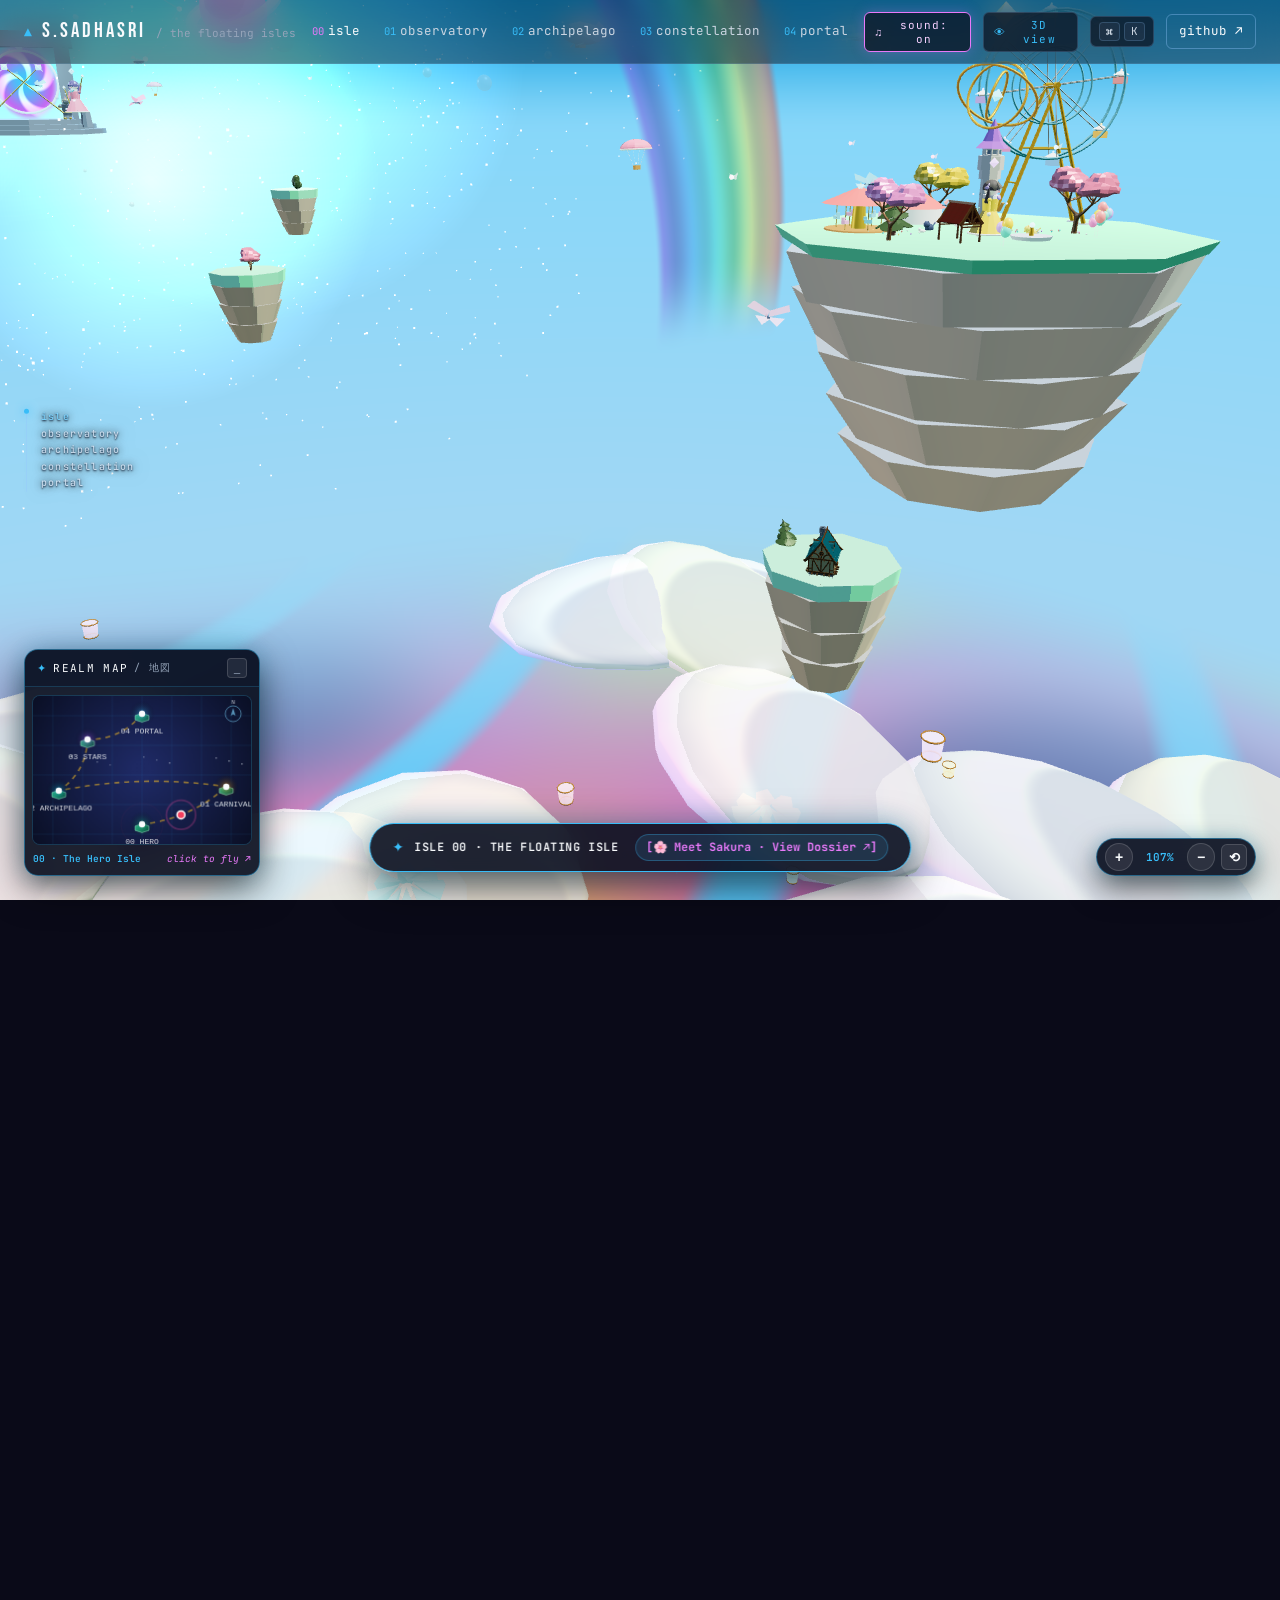
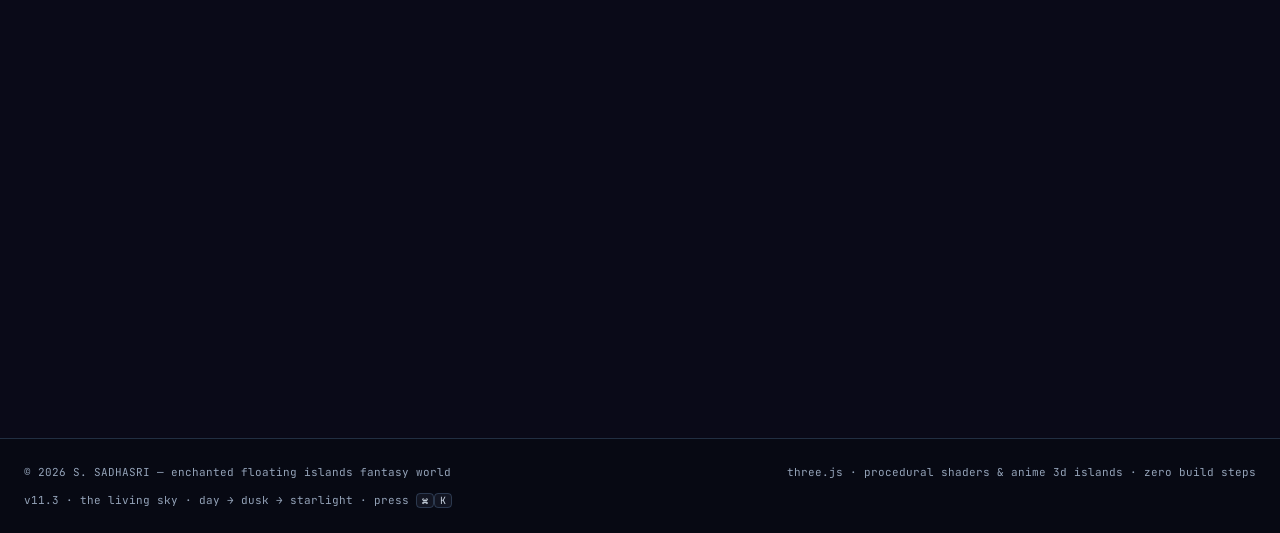
<file: index.html>
<!DOCTYPE html>
<html lang="en">
<head>
  <meta charset="UTF-8">
  <meta name="viewport" content="width=device-width, initial-scale=1.0">
  <title>S. SADHASRI — THE FLOATING REALM // An explorable fantasy 3D portfolio</title>
  <meta name="description" content="S. SadhaSri — full-stack engineer & ML enthusiast. An explorable floating-island world: scroll to fly between islands, missions, a skill constellation and a portal. 100% open source.">
  <meta name="theme-color" content="#0a0a18">
  <meta property="og:title" content="S. SADHASRI — THE FLOATING ISLES">
  <meta property="og:description" content="Scroll to fly through a procedural floating-island world. Missions, constellations, a portal. Built with Three.js — zero assets downloaded.">
  <meta property="og:type" content="website">
  <meta property="og:url" content="https://saichaitu2012.github.io/floating-isles/">
  <meta property="og:image" content="https://saichaitu2012.github.io/floating-isles/assets/og.png">
  <meta property="og:image:width" content="1200">
  <meta property="og:image:height" content="630">
  <meta name="twitter:card" content="summary_large_image">
  <meta name="twitter:title" content="S. SADHASRI — The Floating Isles">
  <meta name="twitter:description" content="Scroll to fly through a procedural floating-island world. Missions, constellations, a portal.">
  <meta name="twitter:image" content="https://saichaitu2012.github.io/floating-isles/assets/og.png">
  <meta name="robots" content="index,follow">
  <link rel="canonical" href="https://saichaitu2012.github.io/floating-isles/">
  <link rel="icon" href="data:image/svg+xml,%3Csvg xmlns='http://www.w3.org/2000/svg' viewBox='0 0 64 64'%3E%3Crect width='64' height='64' rx='12' fill='%230a0a18'/%3E%3Cpath d='M32 12 L52 44 L12 44 Z' fill='none' stroke='%2367e8f9' stroke-width='3'/%3E%3Ccircle cx='32' cy='36' r='6' fill='%2367e8f9'/%3E%3C/svg%3E">
  <link rel="apple-touch-icon" href="assets/og.png">
  <link rel="preconnect" href="https://fonts.googleapis.com">
  <link rel="preconnect" href="https://fonts.gstatic.com" crossorigin>
  <link href="https://fonts.googleapis.com/css2?family=Bebas+Neue&family=Sora:wght@400;600;700&family=JetBrains+Mono:wght@400;500;700&family=Noto+Sans+JP:wght@400;700&display=swap" rel="stylesheet">
  <link rel="stylesheet" href="style.css">
  <script>document.documentElement.classList.add('js');</script>
</head>
<body>

  <!-- ══ boot ══ -->
  <div id="boot" aria-label="Loading Floating Realm">
    <!-- animated sky: stars, nebula clouds, drifting 3D islands -->
    <div class="boot-sky" aria-hidden="true">
      <div class="boot-stars"></div>
      <div class="boot-nebula n1"></div>
      <div class="boot-nebula n2"></div>
      <div class="boot-nebula n3"></div>
      <div class="boot-isles">
        <div class="b-isle b-isle-a"><span class="b-grass"></span><span class="b-rock"></span><span class="b-tree t1"></span><span class="b-tree t2"></span><span class="b-gem"></span><span class="b-tower"><i class="b-roof"></i><i class="b-lit"></i></span><span class="b-waterfall"></span></div>
        <div class="b-isle b-isle-b"><span class="b-grass"></span><span class="b-rock"></span><span class="b-tree t1"></span><span class="b-gem"></span></div>
        <div class="b-isle b-isle-c"><span class="b-grass"></span><span class="b-rock"></span><span class="b-tree t1"></span></div>
      </div>
    </div>

    <div class="boot-inner">
      <div class="boot-sigil">
        <svg viewBox="0 0 90 90" width="96" height="96">
          <circle cx="45" cy="45" r="42" fill="none" stroke="rgba(56,189,248,0.22)" stroke-width="1.5" stroke-dasharray="3 5" class="boot-ring-outer"/>
          <circle cx="45" cy="45" r="34" fill="none" stroke="rgba(232,121,249,0.4)" stroke-width="1.5" stroke-dasharray="6 8" class="boot-ring"/>
          <polygon points="45,12 76,68 14,68" fill="none" stroke="#67e8f9" stroke-width="2" class="boot-tri"/>
          <circle cx="45" cy="48" r="6" fill="#38bdf8" class="boot-dot"/>
          <path d="M28 58 Q45 44 62 58" fill="none" stroke="#e879f9" stroke-width="1.5" opacity="0.85"/>
          <circle cx="20" cy="24" r="2.2" fill="#fbbf24" class="boot-orbit-dot"/>
          <circle cx="70" cy="66" r="1.8" fill="#a7f3d0" class="boot-orbit-dot d2"/>
        </svg>
      </div>

      <h1 class="boot-title disp">WELCOME TO <span class="boot-name">SADHA'S UNIVERSE</span></h1>
      <p class="boot-welcome">a little world where <em>magic</em>, <em>imagination</em>, and <em>technology</em> come alive.</p>

      <div class="boot-progress-wrap">
        <div class="boot-bar"><div class="boot-bar-fill" id="boot-bar-fill"></div></div>
        <div class="boot-pct mono" id="boot-pct">0%</div>
      </div>
      <div class="boot-status mono" id="boot-status">awakening fantasy universe · spinning sky islands…</div>
      <div class="boot-hint mono">click anywhere to enter</div>
    </div>
  </div>

  <!-- ══ modal backdrop overlay ══ -->
  <div id="dossier-backdrop" class="modal-backdrop" aria-hidden="true"></div>

  <!-- ══ the world ══ -->
  <canvas id="world" aria-hidden="true"></canvas>
  <div class="vignette" aria-hidden="true"></div>

  <a class="skip-link" href="#main">skip to content</a>

  <!-- ══ journey rail ══ -->
  <div class="journey" aria-hidden="true">
    <div class="journey-line"><i id="journey-dot"></i></div>
    <ul class="journey-stops mono">
      <li data-station="0">isle</li>
      <li data-station="1">observatory</li>
      <li data-station="2">archipelago</li>
      <li data-station="3">constellation</li>
      <li data-station="4">portal</li>
    </ul>
  </div>

  <!-- ══ NAV ══ -->
  <header id="site-nav">
    <div class="nav-inner">
      <a href="#top" class="nav-logo" aria-label="home">
        <span class="logo-glyph mono">▲</span>
        <span class="logo-name">S.SADHASRI</span>
        <span class="logo-arc mono">/ the floating isles</span>
      </a>
      <nav class="nav-links" aria-label="primary">
        <a href="#prologue" data-section="prologue"><span class="nav-num">00</span>isle</a>
        <a href="#file" data-section="file"><span class="nav-num">01</span>observatory</a>
        <a href="#missions" data-section="missions"><span class="nav-num">02</span>archipelago</a>
        <a href="#techniques" data-section="techniques"><span class="nav-num">03</span>constellation</a>
        <a href="#summon" data-section="summon"><span class="nav-num">04</span>portal</a>
      </nav>
      <div class="nav-actions">
        <button id="audio-toggle" class="nav-audio mono" type="button" aria-label="Toggle ambient soundtrack">
          <span class="audio-glyph">♫</span>
          <span class="audio-label">sound: on</span>
        </button>
        <button id="cinema-toggle" class="nav-cinema mono" type="button" aria-label="Toggle 360° Cinema View">
          <span class="cinema-glyph">👁</span>
          <span class="cinema-label">3D view</span>
        </button>
        <button id="cmdk-open" class="nav-cmdk" type="button" aria-label="open command palette">
          <span class="cmdk-key">⌘</span><span class="cmdk-key">K</span>
        </button>
        <a class="nav-gh mono" href="https://github.com/SadhaSri697" target="_blank" rel="noopener">github&nbsp;↗</a>
      </div>
    </div>
  </header>

  <!-- ══ 3D HUD Tooltip & 360° Orbit Hints ══ -->
  <div id="world-hud-tooltip" class="mono" aria-hidden="true"></div>
  <div id="orbit-hint" class="mono" aria-hidden="true">
    <span class="hint-glyph">⟲</span> drag to orbit 360° · scroll to fly · click beacons
  </div>
  <div id="cinema-hud" class="mono" hidden>
    <div class="cinema-hud-inner">
      <span class="cinema-hud-badge">● 3D REALM MODE</span>
      <span>drag to orbit 360° · scroll or click beacons to travel</span>
      <button id="cinema-exit" class="cinema-exit-btn" type="button">exit [esc]</button>
    </div>
  </div>

  <!-- ══ 2D World Mini-Map HUD ══ -->
  <aside id="world-minimap-card" class="minimap-card mono" aria-label="World 2D Mini-Map">
    <div class="minimap-header">
      <span class="minimap-title"><span class="minimap-dot">✦</span> REALM MAP <span class="minimap-kanji">/ 地図</span></span>
      <button id="minimap-toggle-btn" class="minimap-btn" type="button" title="Minimize/Maximize Map">_</button>
    </div>
    <div id="minimap-body" class="minimap-body">
      <canvas id="minimap-canvas" width="220" height="150" title="Click any island to travel"></canvas>
      <div class="minimap-footer">
        <span id="minimap-loc">00 · HERO ISLE</span>
        <span class="minimap-hint">click to fly ↗</span>
      </div>
    </div>
  </aside>

  <!-- ══ Interactive 3D Zoom & View HUD ══ -->
  <div id="world-zoom-hud" class="zoom-hud mono" aria-label="Zoom Controls">
    <button id="zoom-in-btn" class="zoom-btn" type="button" title="Zoom In (+)">+</button>
    <span id="zoom-level-text" class="zoom-level">100%</span>
    <button id="zoom-out-btn" class="zoom-btn" type="button" title="Zoom Out (−)">−</button>
    <button id="zoom-reset-btn" class="zoom-btn zoom-reset" type="button" title="Reset Camera Orbit & Zoom (0)">⟲</button>
  </div>

  <main id="main">

    <!-- ══ STATION 00 · PROLOGUE ══ -->
    <section id="prologue" class="station">
      <div class="panel hero-panel" id="panel-0">
        <div class="panel-top-bar">
          <span class="panel-sigil mono">✦ ISLE 00</span>
          <button class="panel-min-btn mono" type="button" data-target="panel-0" aria-label="Minimize panel to view scenery">✕ minimize</button>
        </div>
        <p class="overline mono reveal">THE FLOATING ISLES <span class="sl">//</span> an explorable portfolio <span class="sl">/</span> 島</p>
        <h1 class="hero-name reveal" style="--d:.08s">S.&nbsp;SADHASRI</h1>
        <p class="hero-typed reveal mono" style="--d:.16s"><span class="typed-glyph">▶</span> <span id="typed">full-stack developer</span><span class="caret">_</span></p>
        <p class="hero-lede reveal" style="--d:.24s">
          Welcome to my sky. Scroll — the camera will carry you across the isles:
          an observatory of who I am, an archipelago of everything I've shipped,
          a constellation of what I know, and a portal at the end.
        </p>
        <div class="hero-ctas reveal" style="--d:.32s">
          <a class="btn btn-primary mono" href="#file">begin the journey ↓</a>
          <a class="btn btn-ghost mono" href="https://github.com/SadhaSri697" target="_blank" rel="noopener">github ↗</a>
        </div>
        <ul class="hero-stats reveal mono" style="--d:.4s">
          <li><span class="stat-n" data-count="13">0</span><span class="stat-l">public repos</span></li>
          <li><span class="stat-n" data-count="6">0</span><span class="stat-l">missions shipped</span></li>
          <li><span class="stat-n" data-count="100" data-suffix="%">0</span><span class="stat-l">open source</span></li>
          <li><span class="stat-n" data-count="5">0</span><span class="stat-l">isles to visit</span></li>
        </ul>
      </div>
      <div class="station-expand-pill mono active" data-target="panel-0" data-station="0" role="button" tabindex="0">
        <span class="pill-spark">✦</span> <span class="pill-name">ISLE 00 · THE FLOATING ISLE</span>
        <span class="pill-act">[🌸 Meet Sakura · View Dossier ↗]</span>
      </div>
      <a class="scroll-cue mono" href="#file" aria-label="begin descent"><span>descend</span><span class="cue-line"></span></a>
    </section>

    <!-- ══ STATION 01 · OBSERVATORY ══ -->
    <section id="file" class="station">
      <div class="panel reveal" id="panel-1">
        <div class="panel-top-bar">
          <span class="panel-sigil mono">✦ OBSERVATORY 01 · DOSSIER</span>
          <button class="panel-min-btn mono" type="button" data-target="panel-1" aria-label="Close dossier">✕ close [Esc]</button>
        </div>
        <div class="panel-head mono"><span class="pn">01</span> the observatory <span class="sl">//</span> 建物</div>
        <h2 class="panel-title disp">WHO FLIES THESE SKIES</h2>
        <p class="panel-body">
          I'm <strong>S. SadhaSri</strong> — a full-stack engineer &amp; ML enthusiast from India.
          I forge fast, expressive web platforms, predictive pipelines, and automation tooling
          for AI agents. The celestial carnival and observatory ahead hold my dossier and affinities —
          everything measured, nothing claimed.
        </p>
        <div class="affinities">
          <div class="af"><span class="af-label mono">web craft</span><span class="af-rank mono">S</span><div class="af-bar"><i style="--w:95%"></i></div></div>
          <div class="af"><span class="af-label mono">creative direction</span><span class="af-rank mono">S</span><div class="af-bar"><i class="mag" style="--w:92%"></i></div></div>
          <div class="af"><span class="af-label mono">ml &amp; data</span><span class="af-rank mono">A</span><div class="af-bar"><i style="--w:85%"></i></div></div>
          <div class="af"><span class="af-label mono">systems</span><span class="af-rank mono">A−</span><div class="af-bar"><i class="mag" style="--w:80%"></i></div></div>
        </div>
        <div class="side-facts reveal mono" style="margin-top: 20px;">
          <p><b>13</b> public repos</p>
          <p><b>100%</b> open source</p>
          <p><b>6</b> missions shipped</p>
          <p><b>∞</b> curiosity</p>
        </div>
        <p class="panel-foot mono"><span class="creed-mark">//</span> curiosity is the wind · empathy is the compass · code is the vessel</p>
      </div>
      <div class="station-expand-pill mono" data-target="panel-1" data-station="1" role="button" tabindex="0">
        <span class="pill-spark">✦</span> <span class="pill-name">OBSERVATORY 01 · CELESTIAL CARNIVAL</span>
        <span class="pill-act">[🎨 Meet Hana · View Dossier ↗]</span>
      </div>
    </section>

    <!-- ══ STATION 02 · ARCHIPELAGO ══ -->
    <section id="missions" class="station wide">
      <div class="panel wide-panel reveal" id="panel-2">
        <div class="panel-top-bar">
          <span class="panel-sigil mono">✦ ARCHIPELAGO 02 · SHIPPED MISSIONS</span>
          <button class="panel-min-btn mono" type="button" data-target="panel-2" aria-label="Close dossier">✕ close [Esc]</button>
        </div>
        <div class="panel-head mono"><span class="pn">02</span> the archipelago <span class="sl">//</span> 諸島</div>
        <h2 class="panel-title disp">SIX MISSIONS. SIX ISLANDS.</h2>
        <p class="panel-body">Each island in the archipelago carries one shipped mission — bridges connect what has been built. Click any card to explore.</p>

        <div class="mission-row">
          <article class="m-card reveal">
            <div class="m-top mono"><span class="rank rank-s">S</span><span class="m-id">MS-01 · web platform</span><span class="m-live"><i class="live-dot"></i>live</span></div>
            <h3 class="m-title">My Anime Shelf</h3>
            <p class="m-desc">Anime discovery &amp; tracking — AniList GraphQL search, Firebase v11 auth, hand-rolled design tokens.</p>
            <div class="m-links mono"><a href="https://sadhasri697.github.io/My-Anime-Self/" target="_blank" rel="noopener">demo ↗</a><a href="https://github.com/SadhaSri697/My-Anime-Self" target="_blank" rel="noopener">repo ↗</a></div>
          </article>
          <article class="m-card reveal" style="--d:.06s">
            <div class="m-top mono"><span class="rank rank-a">A</span><span class="m-id">MS-02 · ml forecasting</span></div>
            <h3 class="m-title">Air Quality Predictor</h3>
            <p class="m-desc">Multi-horizon PM2.5 forecasting across 12 Beijing stations with time-series meteorological feature engineering.</p>
            <div class="m-links mono"><a href="https://github.com/SadhaSri697/Air-Quality-Trend-Predictor" target="_blank" rel="noopener">repo ↗</a></div>
          </article>
          <article class="m-card reveal" style="--d:.12s">
            <div class="m-top mono"><span class="rank rank-a">A</span><span class="m-id">MS-03 · data science</span></div>
            <h3 class="m-title">Student Depression Analysis</h3>
            <p class="m-desc">EDA system probing demographic, academic &amp; lifestyle signals behind student well-being — interactive CLI.</p>
            <div class="m-links mono"><a href="https://github.com/SadhaSri697/Student-Depression-Analysis" target="_blank" rel="noopener">repo ↗</a></div>
          </article>
          <article class="m-card reveal" style="--d:.18s">
            <div class="m-top mono"><span class="rank rank-s">S</span><span class="m-id">MS-04 · ai tooling</span></div>
            <h3 class="m-title">web2skill (w2s)</h3>
            <p class="m-desc">Compiles web interfaces into hierarchical SKILL.md specs so coding agents get context with zero prompt-writing.</p>
            <div class="m-links mono"><a href="https://github.com/SadhaSri697/Webtoskill" target="_blank" rel="noopener">repo ↗</a></div>
          </article>
          <article class="m-card reveal" style="--d:.24s">
            <div class="m-top mono"><span class="rank rank-s">S</span><span class="m-id">MS-05 · automation</span></div>
            <h3 class="m-title">Telegram Bridge for Pi</h3>
            <p class="m-desc">Multi-session Telegram ↔ agent bridge — bidirectional token streaming, isolated concurrent bot processes.</p>
            <div class="m-links mono"><a href="https://github.com/SadhaSri697/Pi-telegram-main" target="_blank" rel="noopener">repo ↗</a></div>
          </article>
          <article class="m-card reveal" style="--d:.3s">
            <div class="m-top mono"><span class="rank rank-b">B</span><span class="m-id">MS-06 · algorithms</span></div>
            <h3 class="m-title">Python Programs Suite</h3>
            <p class="m-desc">Curated algorithms &amp; data-structures playground — recursion, string science, sorting — in idiomatic Python.</p>
            <div class="m-links mono"><a href="https://github.com/SadhaSri697/Python-programs" target="_blank" rel="noopener">repo ↗</a></div>
          </article>
        </div>
        <p class="archive-note reveal mono"><a href="https://github.com/SadhaSri697?tab=repositories" target="_blank" rel="noopener">the full archive → github.com/SadhaSri697</a></p>
      </div>
      <div class="station-expand-pill mono" data-target="panel-2" data-station="2" role="button" tabindex="0">
        <span class="pill-spark">✦</span> <span class="pill-name">ARCHIPELAGO 02 · SHIPPED MISSIONS</span>
        <span class="pill-act">[🚀 Meet Yuki · View 6 Projects ↗]</span>
      </div>
    </section>

    <!-- ══ STATION 03 · CONSTELLATION ══ -->
    <section id="techniques" class="station">
      <div class="panel reveal" id="panel-3">
        <div class="panel-top-bar">
          <span class="panel-sigil mono">✦ CONSTELLATION 03 · TECHNIQUES</span>
          <button class="panel-min-btn mono" type="button" data-target="panel-3" aria-label="Close dossier">✕ close [Esc]</button>
        </div>
        <div class="panel-head mono"><span class="pn">03</span> the constellation <span class="sl">//</span> 星座</div>
        <h2 class="panel-title disp">WHAT THE STARS KNOW</h2>
        <p class="panel-body">Look up in 360° — every technique I wield is a glowing 3D star and celestial lotus in the sky. Four skies, four disciplines.</p>
        <div class="const-groups mono">
          <div class="cg"><p class="cg-t">壱 · languages</p><ul class="chips"><li>python</li><li>javascript es6+</li><li>typescript</li><li>java</li><li>c++</li><li>sql</li></ul></div>
          <div class="cg"><p class="cg-t">弐 · frontend</p><ul class="chips"><li>react</li><li>d3.js</li><li>design tokens</li><li>responsive systems</li></ul></div>
          <div class="cg"><p class="cg-t">参 · backend &amp; data</p><ul class="chips"><li>fastapi</li><li>graphql</li><li>firebase v11</li><li>sqlite</li><li>scikit-learn</li><li>pandas</li></ul></div>
          <div class="cg"><p class="cg-t">肆 · infra &amp; tooling</p><ul class="chips"><li>git &amp; github</li><li>docker</li><li>debian linux</li><li>postman</li><li>jupyter</li></ul></div>
        </div>
        <p class="panel-foot mono"><span class="creed-mark">//</span> currently charting → systems engineering · cloud pipelines · agent architectures</p>
      </div>
      <div class="station-expand-pill mono" data-target="panel-3" data-station="3" role="button" tabindex="0">
        <span class="pill-spark">✦</span> <span class="pill-name">CONSTELLATION 03 · TECHNIQUES REALM</span>
        <span class="pill-act">[✨ Meet Hikari · View Skills ↗]</span>
      </div>
    </section>

    <!-- ══ STATION 04 · PORTAL ══ -->
    <section id="summon" class="station">
      <div class="panel reveal summon-panel" id="panel-4">
        <div class="panel-top-bar">
          <span class="panel-sigil mono">✦ PORTAL 04 · COSMIC GATEWAY</span>
          <button class="panel-min-btn mono" type="button" data-target="panel-4" aria-label="Close dossier">✕ close [Esc]</button>
        </div>
        <div class="panel-head mono"><span class="pn">04</span> the portal <span class="sl">//</span> 門</div>
        <h2 class="panel-title disp">ONE DOOR. OPEN.</h2>
        <p class="panel-body">The flight ends here — the arcane guardians raise their staffs and the cosmic vortex hums. Step through: my inbox is open for collaborations, open source, and interesting problems.</p>
        <div class="hero-ctas">
          <a class="btn btn-primary mono" href="mailto:jnanasadhasri.s@gmail.com?subject=Across%20the%20isles%20—%20from%20your%20portfolio">step through ↗</a>
          <a class="btn btn-ghost mono" href="https://github.com/SadhaSri697" target="_blank" rel="noopener">github.com/SadhaSri697 ↗</a>
        </div>
        <p class="panel-foot mono"><span class="creed-mark">//</span> response time: fast — the portal is always lit</p>
      </div>
      <div class="station-expand-pill mono" data-target="panel-4" data-station="4" role="button" tabindex="0">
        <span class="pill-spark">✦</span> <span class="pill-name">PORTAL 04 · COSMIC GATEWAY</span>
        <span class="pill-act">[🔮 Meet Rei · Enter Portal ↗]</span>
      </div>
    </section>

    <footer id="site-footer">
      <div class="footer-inner mono">
        <p>© <span id="year">2026</span> S. SADHASRI — enchanted floating islands fantasy world</p>
        <p class="footer-mid">three.js · procedural shaders &amp; anime 3d islands · zero build steps</p>
        <p>v11.3 · the living sky · day → dusk → starlight · press <span class="cmdk-key">⌘</span><span class="cmdk-key">K</span></p>
      </div>
    </footer>
  </main>

  <!-- ══ COMMAND PALETTE ══ -->
  <div id="cmdk" class="cmdk-overlay" hidden>
    <div class="cmdk-box" role="dialog" aria-modal="true" aria-label="command palette">
      <div class="cmdk-input-row">
        <span class="mono cmdk-prompt">▶</span>
        <input id="cmdk-input" class="mono" type="text" placeholder="plot a course…" autocomplete="off" spellcheck="false">
        <span class="mono cmdk-esc">esc</span>
      </div>
      <ul id="cmdk-list" class="mono"></ul>
    </div>
  </div>

  <!-- Three.js & Vendor Loaders -->
  <script src="three.min.js"></script>
  <script src="DRACOLoader.js"></script>
  <script src="GLTFLoader.js"></script>
  <script src="postprocessing/Pass.js"></script>
  <script src="postprocessing/CopyShader.js"></script>
  <script src="postprocessing/LuminosityHighPassShader.js"></script>
  <script src="postprocessing/ShaderPass.js"></script>
  <script src="postprocessing/RenderPass.js"></script>
  <script src="postprocessing/UnrealBloomPass.js"></script>
  <script src="postprocessing/EffectComposer.js"></script>
  
  <!-- App & 3D World -->
  <script src="app.js"></script>
  <script src="world.js"></script>
</body>
</html>
</file>
<file: style.css>
/* ═══════════════════════════════════════════════════════════════
   S. SADHASRI — THE FLOATING ISLES v8.0
   glass editorial over a procedural Three.js world — vanilla CSS
   ═══════════════════════════════════════════════════════════════ */

:root {
  --ink: rgba(15, 23, 42, 0.32);
  --ink-strong: rgba(15, 23, 42, 0.42);
  --line: rgba(147, 197, 253, 0.2);
  --line-strong: rgba(147, 197, 253, 0.38);
  --text: #f8fafc;
  --muted: #cbd5e1;
  --faint: #94a3b8;
  --cyan: #38bdf8;
  --mag: #e879f9;
  --gold: #fbbf24;
  --grad: linear-gradient(94deg, #38bdf8 0%, #a78bfa 55%, #e879f9 100%);
  --font-body: "Sora", system-ui, sans-serif;
  --font-mono: "JetBrains Mono", ui-monospace, monospace;
  --font-disp: "Bebas Neue", "Sora", sans-serif;
  --font-jp: "Noto Sans JP", sans-serif;
  --nav-h: 64px;
  --ease: cubic-bezier(0.22, 0.8, 0.3, 1);
}

* { margin: 0; padding: 0; box-sizing: border-box; }
html { scroll-behavior: smooth; overflow-x: clip; }

body {
  background: #0a0a18;
  color: var(--text);
  font-family: var(--font-body);
  font-size: 16px;
  line-height: 1.65;
  -webkit-font-smoothing: antialiased;
  overflow-x: hidden;
}

.mono { font-family: var(--font-mono); }
.disp { font-family: var(--font-disp); font-weight: 400; }
::selection { background: rgba(103, 232, 249, 0.3); color: #fff; }
a { color: inherit; text-decoration: none; }
:focus-visible { outline: 2px solid var(--cyan); outline-offset: 3px; border-radius: 2px; }

.skip-link {
  position: fixed; top: -48px; left: 16px; z-index: 200;
  background: var(--ink-strong); border: 1px solid var(--line-strong);
  padding: 8px 14px; border-radius: 6px; font-family: var(--font-mono); font-size: 12px;
  transition: top 0.2s var(--ease);
}
.skip-link:focus { top: 12px; }

/* ── world canvas + vignette ───────────────────────────────── */
#world {
  position: fixed;
  inset: 0;
  z-index: 0;
  touch-action: pan-y;
  background: #7dd3fc;
}
.vignette {
  position: fixed; inset: 0; z-index: 1; pointer-events: none;
  background: radial-gradient(ellipse 130% 90% at 50% 50%, transparent 72%, rgba(15, 23, 42, 0.18) 100%);
}

/* ── boot ───────────────────────────────────────────────────── */
#boot {
  position: fixed; inset: 0; z-index: 1000;
  background: radial-gradient(circle at 50% 45%, #081a33 0%, #030712 100%);
  display: flex; align-items: center; justify-content: center;
  transition: opacity 0.75s var(--ease), visibility 0.75s var(--ease);
}
#boot.done { opacity: 0; visibility: hidden; pointer-events: none; }
.boot-backdrop {
  position: absolute; inset: 0;
  background: radial-gradient(circle at 50% 40%, rgba(56, 189, 248, 0.16) 0%, transparent 68%);
  pointer-events: none;
}
.boot-particles {
  position: absolute; inset: 0; pointer-events: none; overflow: hidden;
}
.boot-particles .bp {
  position: absolute; font-size: 15px;
  animation: floatSparkle 4s ease-in-out infinite alternate;
}
.bp-1 { top: 24%; left: 32%; animation-delay: 0s; color: #38bdf8; }
.bp-2 { top: 36%; right: 30%; animation-delay: 1.2s; color: #ec4899; }
.bp-3 { bottom: 30%; left: 38%; animation-delay: 2.1s; color: #f59e0b; }
.bp-4 { bottom: 34%; right: 35%; animation-delay: 0.7s; color: #8b5cf6; }
.bp-5 { top: 20%; right: 42%; animation-delay: 2.8s; color: #10b981; }
@keyframes floatSparkle {
  0% { transform: translateY(0) scale(0.8); opacity: 0.3; }
  50% { transform: translateY(-16px) scale(1.3); opacity: 0.95; }
  100% { transform: translateY(-32px) scale(0.6); opacity: 0.2; }
}

.boot-inner {
  position: relative; z-index: 1;
  width: min(440px, 88vw); text-align: center;
}
.boot-sigil {
  width: 90px; height: 90px; margin: 0 auto 20px;
  animation: crest-float 3s ease-in-out infinite alternate;
}
@keyframes crest-float {
  from { transform: translateY(0); }
  to { transform: translateY(-7px); }
}
.boot-ring-outer {
  animation: ring-spin-rev 36s linear infinite;
  transform-origin: 45px 45px;
}
.boot-ring {
  animation: ring-spin 22s linear infinite;
  transform-origin: 45px 45px;
}
@keyframes ring-spin { to { transform: rotate(360deg); } }
@keyframes ring-spin-rev { to { transform: rotate(-360deg); } }
.boot-tri {
  stroke-dasharray: 200; stroke-dashoffset: 200;
  animation: draw 1.2s var(--ease) forwards;
}
.boot-dot { opacity: 0; animation: dot-in 0.4s var(--ease) 1.0s forwards; }
@keyframes draw { to { stroke-dashoffset: 0; } }
@keyframes dot-in { to { opacity: 1; } }
.boot-title {
  font-family: var(--font-disp);
  font-size: 34px; letter-spacing: 5px; color: #ffffff;
  text-shadow: 0 0 32px rgba(56, 189, 248, 0.6);
  margin-bottom: 6px;
}
.boot-subtitle {
  font-size: 11.5px; letter-spacing: 0.24em; color: var(--cyan);
  margin-bottom: 28px;
}
.boot-progress-wrap {
  width: min(320px, 84vw);
  margin: 0 auto 16px;
  display: flex; align-items: center; gap: 14px;
}
.boot-bar {
  flex: 1; height: 5px;
  background: rgba(147, 197, 253, 0.15);
  border-radius: 9999px; overflow: hidden;
  box-shadow: inset 0 1px 2px rgba(0, 0, 0, 0.4);
}
.boot-bar-fill {
  height: 100%; width: 0%;
  background: linear-gradient(90deg, #38bdf8 0%, #818cf8 45%, #e879f9 80%, #f43f5e 100%);
  border-radius: 9999px;
  box-shadow: 0 0 14px rgba(56, 189, 248, 0.8);
  transition: width 0.35s var(--ease);
}
.boot-pct {
  font-size: 12px; color: var(--muted); font-weight: 700; min-width: 38px; text-align: right;
}
.boot-status {
  font-size: 11px; color: var(--faint); letter-spacing: 0.12em;
  min-height: 18px;
}

/* ── modal backdrop overlay ────────────────────────────────── */
.modal-backdrop {
  position: fixed; inset: 0; z-index: 450;
  background: rgba(4, 9, 24, 0.72);
  backdrop-filter: blur(16px); -webkit-backdrop-filter: blur(16px);
  opacity: 0; pointer-events: none; visibility: hidden;
  transition: opacity 0.32s ease, visibility 0.32s ease;
}
.modal-backdrop.active {
  opacity: 1; pointer-events: auto; visibility: visible;
}

/* ── nav ────────────────────────────────────────────────────── */
#site-nav {
  position: fixed; top: 0; left: 0; right: 0; z-index: 80;
  height: var(--nav-h);
  background: rgba(10, 16, 32, 0.45);
  -webkit-backdrop-filter: blur(16px); backdrop-filter: blur(16px);
  border-bottom: 1px solid rgba(147, 197, 253, 0.15);
  transition: border-color 0.3s var(--ease), background 0.3s var(--ease);
}
#site-nav.scrolled { border-bottom-color: var(--line); background: rgba(10, 16, 32, 0.72); }
.nav-inner {
  max-width: 1280px; height: 100%; margin: 0 auto; padding: 0 24px;
  display: flex; align-items: center; justify-content: space-between; gap: 16px;
}
.nav-logo { display: flex; align-items: baseline; gap: 10px; white-space: nowrap; }
.logo-glyph { color: var(--cyan); font-size: 13px; }
.logo-name { font-family: var(--font-disp); font-size: 21px; letter-spacing: 3px; color: var(--text); }
.logo-arc { font-size: 11px; color: var(--faint); }
.nav-links { display: flex; gap: 24px; }
.nav-links a {
  font-family: var(--font-mono); font-size: 12.5px; color: var(--muted);
  transition: color 0.25s var(--ease);
}
.nav-links .nav-num { color: var(--cyan); font-size: 10.5px; margin-right: 4px; }
.nav-links a:hover, .nav-links a.active { color: var(--text); }
.nav-links a.active .nav-num { color: var(--mag); }
.nav-actions { display: flex; align-items: center; gap: 12px; }
.nav-audio {
  display: inline-flex; align-items: center; gap: 6px;
  background: rgba(10, 14, 26, 0.7); border: 1px solid var(--line);
  border-radius: 6px; padding: 5px 10px; cursor: pointer;
  color: var(--cyan); font-size: 11px; letter-spacing: 0.1em;
  transition: all 0.25s var(--ease);
}
.nav-audio:hover { border-color: var(--cyan); box-shadow: 0 0 12px rgba(56, 189, 248, 0.3); }
.nav-audio.playing { border-color: var(--mag); color: #f5d0fe; box-shadow: 0 0 14px rgba(232, 121, 249, 0.25); }
.nav-audio.playing .audio-glyph { animation: notePulse 1.2s ease-in-out infinite alternate; display: inline-block; }
@keyframes notePulse { from { transform: scale(0.9); opacity: 0.75; } to { transform: scale(1.2); opacity: 1; } }
.nav-cinema {
  display: inline-flex; align-items: center; gap: 6px;
  background: rgba(10, 14, 26, 0.7); border: 1px solid var(--line);
  border-radius: 6px; padding: 5px 10px; cursor: pointer;
  color: var(--cyan); font-size: 11px; letter-spacing: 0.1em;
  transition: all 0.25s var(--ease);
}
.nav-cinema:hover { border-color: var(--cyan); box-shadow: 0 0 12px rgba(56, 189, 248, 0.3); }
.nav-cinema.active { border-color: var(--mag); color: #f5d0fe; box-shadow: 0 0 14px rgba(232, 121, 249, 0.35); }
.nav-cmdk {
  display: inline-flex; align-items: center; gap: 4px;
  background: rgba(10, 14, 26, 0.7); border: 1px solid var(--line);
  border-radius: 6px; padding: 5px 8px; cursor: pointer;
  transition: border-color 0.25s var(--ease);
}
.nav-cmdk:hover { border-color: var(--cyan); }
.cmdk-key {
  font-family: var(--font-mono); font-size: 11px; color: var(--muted);
  background: rgba(160, 180, 220, 0.08); border: 1px solid var(--line);
  border-radius: 4px; padding: 1px 6px; line-height: 1.4;
}
.nav-gh {
  font-size: 12.5px; color: var(--text);
  border: 1px solid var(--line-strong); border-radius: 6px; padding: 6px 12px;
  transition: border-color 0.25s var(--ease), box-shadow 0.25s var(--ease);
}
.nav-gh:hover { border-color: var(--cyan); box-shadow: 0 0 16px rgba(103, 232, 249, 0.2); }

/* ── journey rail ───────────────────────────────────────────── */
.journey {
  position: fixed; left: 26px; top: 50%; transform: translateY(-50%);
  z-index: 70; display: flex; gap: 14px; align-items: stretch;
}
.journey-line { width: 1px; background: var(--line-strong); position: relative; }
.journey-line i {
  position: absolute; left: -2px; top: 0;
  width: 5px; height: 5px; border-radius: 50%;
  background: var(--cyan); box-shadow: 0 0 10px var(--cyan);
}
.journey-stops { list-style: none; display: flex; flex-direction: column; justify-content: space-between; }
/* dual-tone shadow keeps the rail readable over both noon-cyan and golden-hour skies */
.journey-stops li { font-size: 10px; color: rgba(226, 240, 255, 0.82); letter-spacing: 0.12em;
  font-weight: 500; transition: color 0.3s;
  text-shadow: 0 1px 2px rgba(8, 15, 35, 0.95), 0 0 8px rgba(8, 15, 35, 0.85), 0 0 18px rgba(8, 15, 35, 0.6); }
.journey-stops li.near { color: #7dd3fc; }

/* ── stations + panels ──────────────────────────────────────── */
main { position: relative; z-index: 460; pointer-events: none; }
.station {
  min-height: 108vh;
  display: flex; flex-direction: column; justify-content: center;
  padding: calc(var(--nav-h) + 60px) 24px 120px;
  max-width: 1280px; margin: 0 auto;
  pointer-events: none;
}
.station.wide { min-height: 150vh; }
.station-expand-pill,
.panel,
.btn,
a,
button,
input {
  pointer-events: auto;
}

/* ── Island Dossier Modal / Drawer System ── */
.panel {
  display: none !important;
  opacity: 0; pointer-events: none; visibility: hidden;
  position: fixed !important;
  top: 50% !important; left: 50% !important;
  transform: translate(-50%, -46%) scale(0.96);
  width: min(640px, 92vw);
  max-height: 86vh;
  overflow-y: auto;
  background: rgba(9, 15, 30, 0.90);
  -webkit-backdrop-filter: blur(28px); backdrop-filter: blur(28px);
  border: 1px solid rgba(56, 189, 248, 0.35);
  border-radius: 24px;
  padding: 34px 34px 28px;
  box-shadow: 0 30px 90px rgba(0, 0, 0, 0.85), 0 0 50px rgba(56, 189, 248, 0.25);
  z-index: 500;
  transition: opacity 0.3s cubic-bezier(0.16, 1, 0.3, 1),
              transform 0.3s cubic-bezier(0.16, 1, 0.3, 1),
              visibility 0.3s;
}
.panel.modal-open {
  display: block !important;
  opacity: 1 !important;
  pointer-events: auto !important;
  visibility: visible !important;
  transform: translate(-50%, -50%) scale(1) !important;
}
.panel.wide-panel { width: min(1020px, 95vw); }

.panel::before {
  content: ""; position: absolute; top: 0; left: 24px; right: 24px; height: 2px;
  background: linear-gradient(90deg, transparent, #38bdf8 30%, #e879f9 70%, transparent);
}

.panel-top-bar {
  display: flex; justify-content: space-between; align-items: center;
  margin-bottom: 20px; padding-bottom: 12px;
  border-bottom: 1px solid rgba(147, 197, 253, 0.14);
}
.panel-sigil {
  font-size: 11.5px;
  background: linear-gradient(90deg, #38bdf8, #e879f9);
  -webkit-background-clip: text;
  -webkit-text-fill-color: transparent;
  letter-spacing: 0.18em;
  font-weight: 700;
}
.panel-min-btn {
  background: rgba(236, 72, 153, 0.16); border: 1px solid rgba(236, 72, 153, 0.45);
  color: #f472b6; border-radius: 8px; padding: 5px 14px;
  font-size: 11px; cursor: pointer; font-weight: 600;
  transition: all 0.2s var(--ease);
}
.panel-min-btn:hover {
  color: #ffffff; border-color: var(--mag);
  background: rgba(236, 72, 153, 0.45);
  box-shadow: 0 0 16px rgba(236, 72, 153, 0.45);
}

/* ── Floating Station Banner Pill (Unobtrusive 3D exploration) ── */
.station-expand-pill {
  position: fixed !important;
  bottom: 28px !important;
  left: 50% !important;
  transform: translateX(-50%) !important;
  z-index: 120;
  display: inline-flex !important;
  align-items: center; gap: 10px;
  background: rgba(8, 14, 30, 0.90);
  border: 1px solid var(--cyan);
  border-radius: 30px; padding: 10px 22px;
  color: var(--text); font-size: 12.5px;
  box-shadow: 0 14px 40px rgba(0, 0, 0, 0.65), 0 0 25px rgba(56, 189, 248, 0.35);
  backdrop-filter: blur(16px); -webkit-backdrop-filter: blur(16px);
  cursor: pointer;
  opacity: 0;
  pointer-events: none;
  visibility: hidden;
  transition: opacity 0.35s var(--ease), transform 0.35s var(--ease), visibility 0.35s;
}
.station-expand-pill.active {
  opacity: 1; pointer-events: auto; visibility: visible;
}
.station-expand-pill:hover {
  background: rgba(14, 24, 48, 0.95);
  border-color: #38bdf8;
  box-shadow: 0 16px 50px rgba(0, 0, 0, 0.8), 0 0 35px rgba(56, 189, 248, 0.55);
  transform: translateX(-50%) translateY(-2px) !important;
}
.pill-spark { color: #f59e0b; font-size: 13px; animation: pillSpin 6s linear infinite; }
@keyframes pillSpin { 0% { transform: rotate(0deg); } 100% { transform: rotate(360deg); } }
.pill-name { font-weight: 700; letter-spacing: 0.12em; color: #f8fafc; font-size: 11.5px; }
.pill-act {
  color: #38bdf8; font-weight: 600; font-size: 11.5px;
  background: rgba(56, 189, 248, 0.12); padding: 3px 10px; border-radius: 9999px;
  border: 1px solid rgba(56, 189, 248, 0.3);
}

body.has-modal-open .station-expand-pill {
  opacity: 0 !important;
  pointer-events: none !important;
  transform: translate(-50%, 20px) !important;
}
.station-expand-pill.active {
  opacity: 1 !important;
  visibility: visible !important;
  pointer-events: auto !important;
  animation: pillFloat 3s ease-in-out infinite alternate;
}
.station-expand-pill:hover {
  transform: translateX(-50%) translateY(-3px) scale(1.02) !important;
  border-color: var(--mag);
  box-shadow: 0 18px 45px rgba(0, 0, 0, 0.75), 0 0 35px rgba(232, 121, 249, 0.5);
}
.station-expand-pill .pill-spark { color: var(--cyan); font-size: 14px; }
.station-expand-pill .pill-name { color: #f8fafc; font-weight: 600; letter-spacing: 0.05em; }
.station-expand-pill .pill-act { color: var(--mag); font-size: 11.5px; font-weight: 700; margin-left: 6px; }
@keyframes pillFloat { from { transform: translateX(-50%) translateY(0); } to { transform: translateX(-50%) translateY(-5px); } }

/* ── 3D HUD Tooltip & Orbit Hint ── */
#world-hud-tooltip {
  position: fixed; pointer-events: none; z-index: 100;
  background: rgba(8, 12, 24, 0.92);
  border: 1px solid var(--cyan);
  border-radius: 8px; padding: 7px 14px;
  font-size: 11.5px; color: var(--text);
  box-shadow: 0 8px 24px rgba(0, 0, 0, 0.65), 0 0 20px rgba(56, 189, 248, 0.4);
  backdrop-filter: blur(14px); -webkit-backdrop-filter: blur(14px);
  opacity: 0; visibility: hidden;
  transition: opacity 0.16s var(--ease), visibility 0.16s var(--ease);
  white-space: nowrap;
}
#world-hud-tooltip.visible { opacity: 1; visibility: visible; }
#world-hud-tooltip .hud-glyph { color: var(--cyan); margin-right: 6px; }
#world-hud-tooltip .hud-name { font-weight: 600; color: #ffffff; }
#world-hud-tooltip .hud-action { color: var(--mag); margin-left: 8px; font-size: 10.5px; }

#orbit-hint {
  position: fixed; bottom: 84px; left: 50%; transform: translateX(-50%);
  z-index: 60; pointer-events: none;
  background: rgba(8, 12, 24, 0.78);
  border: 1px solid rgba(147, 197, 253, 0.28);
  border-radius: 20px; padding: 7px 18px;
  font-size: 11px; color: var(--muted);
  backdrop-filter: blur(12px); -webkit-backdrop-filter: blur(12px);
  box-shadow: 0 10px 25px rgba(0, 0, 0, 0.4);
  display: flex; align-items: center; gap: 8px;
  transition: opacity 0.6s var(--ease), transform 0.6s var(--ease);
}
#orbit-hint .hint-glyph { color: var(--cyan); animation: spinSlow 8s linear infinite; display: inline-block; }
@keyframes spinSlow { to { transform: rotate(360deg); } }
#orbit-hint.fade-out { opacity: 0; transform: translate(-50%, 15px); pointer-events: none; }

/* Cinema / Full 3D Realm Mode */
#cinema-hud {
  position: fixed; top: 20px; left: 50%; transform: translateX(-50%);
  z-index: 95; pointer-events: auto;
}
#cinema-hud .cinema-hud-inner {
  display: flex; align-items: center; gap: 14px;
  background: rgba(8, 12, 26, 0.88);
  border: 1px solid var(--mag);
  box-shadow: 0 0 25px rgba(232, 121, 249, 0.4);
  backdrop-filter: blur(16px); -webkit-backdrop-filter: blur(16px);
  padding: 8px 20px; border-radius: 24px;
  font-size: 11.5px; color: var(--text);
}
.cinema-hud-badge { color: #f472b6; font-weight: 700; letter-spacing: 0.1em; }
.cinema-exit-btn {
  background: rgba(236, 72, 153, 0.2); border: 1px solid rgba(236, 72, 153, 0.5);
  color: #fff; border-radius: 6px; padding: 4px 10px; cursor: pointer;
  font-size: 10.5px; transition: all 0.2s;
}
.cinema-exit-btn:hover { background: rgba(236, 72, 153, 0.4); border-color: var(--mag); }

body.cinema-mode main,
body.cinema-mode .journey,
body.cinema-mode #site-nav,
body.cinema-mode .scroll-cue {
  opacity: 0 !important; pointer-events: none !important;
  transition: opacity 0.35s ease;
}
body.cinema-mode #cinema-hud {
  display: block !important;
}
.panel-head { font-size: 11.5px; color: var(--faint); letter-spacing: 0.18em; margin-bottom: 14px; }
.panel-head .pn { color: var(--cyan); margin-right: 6px; }
.panel-head .sl { color: var(--mag); }
.panel-title {
  font-size: clamp(34px, 4.2vw, 46px); letter-spacing: 3px;
  color: #f4f6ff; margin-bottom: 12px; line-height: 1;
}
.panel-body { color: var(--muted); font-size: 15px; margin-bottom: 18px; }
.panel-body strong { color: var(--text); }
.panel-foot { margin-top: 18px; font-size: 12px; color: var(--faint); }
.creed-mark { color: var(--cyan); }

.hero-panel {
  width: min(430px, 100%);
  background: var(--ink-strong);
}
.overline { font-size: 12.5px; color: var(--faint); letter-spacing: 3px; margin-bottom: 14px; }
.overline .sl { color: var(--cyan); }
.hero-name {
  font-family: var(--font-disp);
  font-size: clamp(38px, 4.8vw, 68px);
  line-height: 0.96; letter-spacing: 2px; color: #f4f6ff;
  text-shadow: 0 0 35px rgba(56, 189, 248, 0.3);
  margin: 6px 0 12px;
}
.hero-typed { margin-top: 14px; font-size: clamp(14px, 1.8vw, 17px); color: var(--muted); }
.typed-glyph { color: var(--mag); margin-right: 6px; }
#typed { color: var(--cyan); }
.caret { color: var(--mag); animation: blink 1s steps(1) infinite; }
@keyframes blink { 50% { opacity: 0; } }
.hero-lede { margin-top: 20px; color: var(--muted); font-size: 15px; max-width: 560px; }
.hero-ctas { display: flex; flex-wrap: wrap; gap: 14px; margin-top: 26px; }
.btn {
  display: inline-block; padding: 12px 24px; border-radius: 8px;
  font-size: 13px; cursor: pointer;
  transition: transform 0.25s var(--ease), box-shadow 0.25s var(--ease), border-color 0.25s var(--ease);
}
.btn-primary { color: #04121a; font-weight: 700; background: var(--grad); box-shadow: 0 4px 24px rgba(103, 232, 249, 0.3); }
.btn-primary:hover { transform: translateY(-2px); box-shadow: 0 8px 34px rgba(167, 139, 250, 0.45); }
.btn-ghost { color: var(--text); border: 1px solid var(--line-strong); background: rgba(6, 9, 18, 0.4); }
.btn-ghost:hover { transform: translateY(-2px); border-color: var(--cyan); }
.hero-stats {
  list-style: none; display: flex; flex-wrap: wrap; gap: 30px;
  margin-top: 30px; padding-top: 20px; border-top: 1px solid var(--line);
}
.hero-stats li { display: flex; flex-direction: column; gap: 2px; }
.stat-n { font-size: 22px; font-weight: 700; color: var(--text); }
.stat-l { font-size: 10.5px; color: var(--faint); letter-spacing: 0.08em; }

.scroll-cue {
  position: fixed; bottom: 26px; left: 50%; transform: translateX(-50%);
  display: flex; align-items: center; gap: 10px; z-index: 60;
  font-size: 11px; color: var(--faint); letter-spacing: 0.2em;
  transition: opacity 0.4s;
}
.scroll-cue.hidden { opacity: 0; pointer-events: none; }
.cue-line { width: 1px; height: 40px; background: var(--line-strong); position: relative; overflow: hidden; }
.cue-line::after {
  content: ""; position: absolute; top: -40%; left: 0; width: 100%; height: 40%;
  background: var(--grad); animation: cue 2s var(--ease) infinite;
}
@keyframes cue { to { top: 110%; } }

/* affinities */
.affinities { margin: 6px 0 4px; }
.af { display: grid; grid-template-columns: 150px 34px 1fr; align-items: center; gap: 12px; margin-bottom: 11px; }
.af-label { font-size: 11.5px; color: var(--muted); }
.af-rank { font-size: 12.5px; font-weight: 700; color: var(--gold); text-align: center; }
.af-bar { height: 6px; border-radius: 4px; background: rgba(160, 180, 220, 0.12); overflow: hidden; }
.af-bar i {
  display: block; height: 100%; width: var(--w);
  background: var(--grad); box-shadow: 0 0 10px rgba(103, 232, 249, 0.4);
  transform: scaleX(0); transform-origin: left;
  transition: transform 1.1s var(--ease) 0.2s;
}
.af-bar i.mag { background: linear-gradient(90deg, #a78bfa, #e879f9); box-shadow: 0 0 10px rgba(232, 121, 249, 0.4); }
.js .af.visible .af-bar i { transform: scaleX(1); }
.panel-foot { margin-top: 16px; }

.side-facts {
  position: static !important;
  transform: none !important;
  margin-top: 24px;
  display: grid;
  grid-template-columns: repeat(4, 1fr);
  gap: 12px;
  background: rgba(15, 23, 42, 0.45);
  border: 1px solid rgba(147, 197, 253, 0.14);
  border-radius: 14px;
  padding: 16px 14px;
  font-size: 11px;
  color: var(--faint);
  text-align: center;
}
.side-facts p { display: flex; flex-direction: column; gap: 4px; }
.side-facts b { color: var(--cyan); font-size: 20px; font-weight: 700; }

/* missions */
.mission-row {
  display: grid; grid-template-columns: repeat(3, 1fr); gap: 16px;
  margin-top: 24px; width: 100%;
}
.m-card {
  display: flex; flex-direction: column;
  background: rgba(15, 23, 42, 0.55);
  -webkit-backdrop-filter: blur(14px); backdrop-filter: blur(14px);
  border: 1px solid rgba(147, 197, 253, 0.14);
  border-radius: 16px;
  padding: 20px 18px 16px;
  box-shadow: 0 10px 30px rgba(0, 0, 0, 0.35);
  transition: transform 0.3s var(--ease), border-color 0.3s var(--ease), box-shadow 0.3s var(--ease), background 0.3s;
}
.m-card:hover {
  transform: translateY(-4px);
  background: rgba(22, 34, 60, 0.72);
  border-color: rgba(56, 189, 248, 0.55);
  box-shadow: 0 18px 44px rgba(2, 4, 10, 0.6), 0 0 28px rgba(56, 189, 248, 0.25);
}
.m-top { display: flex; align-items: center; gap: 10px; margin-bottom: 10px; font-size: 10.5px; }
.rank {
  width: 28px; height: 28px; display: grid; place-items: center;
  font-family: var(--font-disp); font-size: 16px; border-radius: 8px; border: 1px solid;
}
.rank-s { color: var(--gold); border-color: rgba(251, 191, 36, 0.6); background: rgba(251, 191, 36, 0.12); box-shadow: 0 0 12px rgba(251, 191, 36, 0.25); }
.rank-a { color: var(--cyan); border-color: rgba(56, 189, 248, 0.6); background: rgba(56, 189, 248, 0.12); box-shadow: 0 0 12px rgba(56, 189, 248, 0.25); }
.rank-b { color: var(--muted); border-color: rgba(148, 163, 184, 0.3); background: rgba(148, 163, 184, 0.08); }
.m-id { color: var(--faint); letter-spacing: 0.12em; text-transform: uppercase; font-size: 10.5px; font-weight: 600; }
.m-live { margin-left: auto; color: #34d399; display: inline-flex; align-items: center; gap: 5px; font-size: 10.5px; font-weight: 600; }
.live-dot { width: 6px; height: 6px; border-radius: 50%; background: #34d399; animation: lp 2s var(--ease) infinite; }
@keyframes lp { 0% { box-shadow: 0 0 0 0 rgba(52, 211, 153, 0.5); } 70% { box-shadow: 0 0 0 8px rgba(52, 211, 153, 0); } 100% { box-shadow: 0 0 0 0 rgba(52, 211, 153, 0); } }
.m-title { font-family: var(--font-disp); font-weight: 400; font-size: 22px; letter-spacing: 1px; color: #f8fafc; margin-bottom: 8px; }
.m-card:hover .m-title { color: var(--cyan); }
.m-desc { font-size: 12.5px; color: #94a3b8; line-height: 1.6; flex: 1; }
.m-links { display: flex; gap: 16px; margin-top: 14px; padding-top: 12px; border-top: 1px solid rgba(147, 197, 253, 0.12); }
.m-links a { font-size: 11.5px; color: #38bdf8; font-weight: 600; transition: color 0.25s; }
.m-links a:hover { color: #ffffff; text-shadow: 0 0 10px #38bdf8; }
.archive-note { margin-top: 24px; text-align: center; font-size: 12.5px; width: 100%; }
.archive-note a { color: var(--faint); transition: color 0.25s; }
.archive-note a:hover { color: var(--cyan); }

/* constellation chips */
.const-groups { display: grid; grid-template-columns: 1fr 1fr; gap: 14px; margin: 12px 0; }
.cg {
  background: rgba(15, 23, 42, 0.5);
  border: 1px solid rgba(147, 197, 253, 0.14);
  border-radius: 16px;
  padding: 16px 18px 14px;
}
.cg-t { font-size: 11.5px; color: #e879f9; letter-spacing: 0.14em; margin-bottom: 12px; font-weight: 700; }
.cg-t { font-family: var(--font-jp); }
.chips { list-style: none; display: flex; flex-wrap: wrap; gap: 8px; }
.chips li {
  font-size: 11.5px; color: #e2e8f0; font-weight: 500;
  background: linear-gradient(135deg, rgba(56, 189, 248, 0.12), rgba(168, 85, 247, 0.12));
  border: 1px solid rgba(56, 189, 248, 0.28);
  border-radius: 9999px; padding: 4px 12px;
  transition: all 0.25s var(--ease);
}
.chips li:hover {
  color: #ffffff;
  border-color: #38bdf8;
  background: linear-gradient(135deg, rgba(56, 189, 248, 0.3), rgba(168, 85, 247, 0.3));
  box-shadow: 0 0 14px rgba(56, 189, 248, 0.35);
}

/* summon */
.summon-panel { text-align: left; margin-left: 5vw; margin-right: auto; max-width: min(520px, 100%); }
.summon-panel .panel-body { margin: 0 0 18px; max-width: 460px; }
.hero-ctas { display: flex; flex-wrap: wrap; gap: 14px; justify-content: flex-start; }

/* footer */
#site-footer { position: relative; z-index: 2; border-top: 1px solid var(--line); background: rgba(6, 9, 18, 0.6); }
.footer-inner {
  max-width: 1280px; margin: 0 auto; padding: 24px;
  display: flex; justify-content: space-between; flex-wrap: wrap; gap: 10px;
  font-size: 11px; color: var(--faint);
}
.footer-inner .cmdk-key { font-size: 10px; padding: 0 5px; }

/* ── command palette ────────────────────────────────────────── */
.cmdk-overlay {
  position: fixed; inset: 0; z-index: 110;
  background: rgba(3, 5, 12, 0.72);
  -webkit-backdrop-filter: blur(6px); backdrop-filter: blur(6px);
  display: flex; align-items: flex-start; justify-content: center;
  padding: 16vh 20px 0;
}
.cmdk-overlay[hidden] { display: none; }
.cmdk-box {
  width: min(560px, 100%);
  background: #0b0f1c; border: 1px solid var(--line-strong); border-radius: 12px;
  box-shadow: 0 40px 90px rgba(0, 0, 0, 0.6);
  overflow: hidden; animation: cmdk-in 0.18s var(--ease);
}
@keyframes cmdk-in { from { opacity: 0; transform: translateY(-10px) scale(0.985); } }
.cmdk-input-row {
  display: flex; align-items: center; gap: 12px;
  padding: 15px 18px; border-bottom: 1px solid var(--line);
}
.cmdk-prompt { color: var(--mag); font-weight: 700; }
#cmdk-input {
  flex: 1; background: transparent; border: none; outline: none;
  color: var(--text); font-size: 15px; caret-color: var(--cyan);
}
#cmdk-input::placeholder { color: var(--faint); }
.cmdk-esc { font-size: 10.5px; color: var(--faint); border: 1px solid var(--line); border-radius: 4px; padding: 2px 6px; }
#cmdk-list { list-style: none; max-height: 320px; overflow-y: auto; padding: 8px; }
#cmdk-list:empty::after {
  content: "no destination — try 'observatory'"; display: block;
  padding: 14px; font-family: var(--font-mono); font-size: 12px; color: var(--faint);
}
.cmdk-item {
  display: flex; align-items: center; gap: 14px;
  padding: 11px 12px; border-radius: 8px; cursor: pointer;
  font-size: 13px; color: var(--muted);
}
.cmdk-item .cmdk-glyph { color: var(--cyan); width: 18px; text-align: center; }
.cmdk-item .cmdk-hint { margin-left: auto; font-size: 10.5px; color: var(--faint); }
.cmdk-item.selected { background: rgba(103, 232, 249, 0.09); color: var(--text); }

/* ── reveals ────────────────────────────────────────────────── */
.js .reveal {
  opacity: 0; transform: translateY(24px);
  transition: opacity 0.8s var(--ease), transform 0.8s var(--ease);
  transition-delay: var(--d, 0s);
}
.js .reveal.in { opacity: 1; transform: none; }

/* ══ 2D World Mini-Map Card ══ */
.minimap-card {
  position: fixed;
  bottom: 24px;
  left: 24px;
  z-index: 99999 !important;
  pointer-events: auto !important;
  width: 236px;
  background: rgba(10, 16, 32, 0.92);
  border: 1px solid rgba(56, 189, 248, 0.45);
  border-radius: 14px;
  box-shadow: 0 12px 36px rgba(0, 0, 0, 0.65), 0 0 20px rgba(56, 189, 248, 0.25);
  backdrop-filter: blur(16px);
  -webkit-backdrop-filter: blur(16px);
  overflow: hidden;
  transition: all 0.3s cubic-bezier(0.16, 1, 0.3, 1);
  user-select: none;
}
.minimap-card.minimized {
  width: auto;
}
.minimap-card.minimized .minimap-body {
  display: none;
}
.minimap-header {
  display: flex;
  align-items: center;
  justify-content: space-between;
  padding: 8px 12px;
  background: rgba(15, 23, 42, 0.7);
  border-bottom: 1px solid rgba(56, 189, 248, 0.2);
  font-size: 11px;
  letter-spacing: 0.12em;
}
.minimap-title {
  color: #f8fafc;
  display: flex;
  align-items: center;
  gap: 6px;
}
.minimap-dot {
  color: var(--cyan);
  animation: pulseGlow 2.5s infinite;
}
.minimap-kanji {
  color: var(--faint);
  font-size: 10px;
}
.minimap-btn {
  background: rgba(255, 255, 255, 0.08);
  border: 1px solid rgba(255, 255, 255, 0.15);
  color: #94a3b8;
  border-radius: 4px;
  width: 20px;
  height: 20px;
  display: flex;
  align-items: center;
  justify-content: center;
  cursor: pointer;
  font-size: 11px;
  line-height: 1;
  transition: all 0.2s;
}
.minimap-btn:hover {
  background: rgba(56, 189, 248, 0.25);
  color: #38bdf8;
  border-color: #38bdf8;
}
.minimap-body {
  padding: 8px;
  display: flex;
  flex-direction: column;
  align-items: center;
}
#minimap-canvas {
  width: 220px;
  height: 150px;
  border-radius: 8px;
  background: radial-gradient(circle at center, rgba(30, 41, 59, 0.6) 0%, rgba(15, 23, 42, 0.95) 100%);
  border: 1px solid rgba(56, 189, 248, 0.2);
  cursor: crosshair;
}
.minimap-footer {
  width: 100%;
  display: flex;
  justify-content: space-between;
  align-items: center;
  margin-top: 6px;
  font-size: 9.5px;
  color: var(--faint);
}
#minimap-loc {
  color: #38bdf8;
  font-weight: 600;
  white-space: nowrap;
  overflow: hidden;
  text-overflow: ellipsis;
  max-width: 140px;
}
.minimap-hint {
  color: var(--mag);
  font-style: italic;
}

/* ══ Zoom Controls HUD ══ */
.zoom-hud {
  position: fixed;
  bottom: 24px;
  right: 24px;
  z-index: 99999 !important;
  pointer-events: auto !important;
  display: flex;
  align-items: center;
  gap: 6px;
  background: rgba(10, 16, 32, 0.92);
  border: 1px solid rgba(56, 189, 248, 0.45);
  border-radius: 24px;
  padding: 4px 8px;
  box-shadow: 0 12px 30px rgba(0, 0, 0, 0.6), 0 0 16px rgba(56, 189, 248, 0.25);
  backdrop-filter: blur(16px);
  -webkit-backdrop-filter: blur(16px);
  user-select: none;
}
.zoom-btn {
  background: rgba(255, 255, 255, 0.08);
  border: 1px solid rgba(255, 255, 255, 0.15);
  color: #f8fafc;
  border-radius: 50%;
  width: 28px;
  height: 28px;
  display: flex;
  align-items: center;
  justify-content: center;
  cursor: pointer;
  font-size: 14px;
  font-weight: 700;
  transition: all 0.2s;
}
.zoom-btn:hover {
  background: rgba(56, 189, 248, 0.3);
  color: #38bdf8;
  border-color: #38bdf8;
  transform: scale(1.08);
}
.zoom-btn:active {
  transform: scale(0.95);
}
.zoom-reset {
  font-size: 13px;
  border-radius: 6px;
  width: 26px;
  height: 26px;
}
.zoom-level {
  font-size: 11px;
  color: #38bdf8;
  min-width: 42px;
  text-align: center;
  font-weight: 600;
}

/* Keep HUD accessible during modal and cinema mode */
body.cinema-mode .minimap-card,
body.cinema-mode .zoom-hud {
  opacity: 1 !important;
  pointer-events: auto !important;
}

/* ── responsive ─────────────────────────────────────────────── */
@media (max-width: 1150px) { .journey { display: none; } }
@media (max-width: 940px) {
  .nav-links { gap: 16px; }
  .side-facts { position: static; transform: none; margin-top: 16px; flex-direction: row; flex-wrap: wrap; gap: 16px; }
  .station.wide { min-height: 130vh; }
}
@media (max-width: 880px) {
  body { font-size: 15px; }
  .nav-links { display: none; }
  .logo-arc { display: none; }
  .logo-name { font-size: 17px; letter-spacing: 2px; }
  .panel-head { white-space: normal; line-height: 1.5; }
  .station { padding: calc(var(--nav-h) + 40px) 18px 90px; min-height: 100vh; }
  .station.wide { min-height: 100vh; }
  .mission-row { grid-template-columns: 1fr; }
  .const-groups { grid-template-columns: 1fr; }
  .panel { padding: 22px 18px 18px; }
  .hero-name { font-size: clamp(52px, 15vw, 124px); letter-spacing: 2px; }
  .footer-inner { flex-direction: column; align-items: center; text-align: center; }

  /* Mobile HUD optimization: clean non-overlapping positioning */
  .minimap-card {
    bottom: auto;
    top: calc(var(--nav-h) + 10px);
    left: 12px;
    width: 175px;
  }
  .minimap-card #minimap-canvas {
    width: 175px;
    height: 118px;
  }
  .minimap-card .minimap-footer {
    padding: 3px 6px;
    font-size: 9px;
  }
  .zoom-hud {
    bottom: 12px;
    right: 12px;
    padding: 2px 6px;
    gap: 3px;
    font-size: 10.5px;
  }
  .zoom-btn {
    width: 22px;
    height: 22px;
    font-size: 12px;
  }
  .station-expand-pill {
    bottom: 58px !important;
    max-width: calc(100vw - 24px);
    padding: 6px 12px;
    font-size: 11px;
    white-space: nowrap;
    overflow: hidden;
    text-overflow: ellipsis;
  }
  .cinema-hud {
    top: calc(var(--nav-h) + 8px);
    font-size: 10px;
    padding: 4px 10px;
    max-width: 92vw;
  }
  #orbit-hint { bottom: 104px; }
}

/* ── phones: one-line nav, no HUD pile-up ───────────────────── */
@media (max-width: 560px) {
  .nav-inner { gap: 8px; padding: 0 10px; }
  .nav-actions { gap: 6px; }
  .logo-name { font-size: 15px; letter-spacing: 1px; }
  .audio-label, .cinema-label, .nav-gh { display: none; }
  .nav-audio, .nav-cinema { padding: 6px 9px; gap: 0; font-size: 13px; }
  .nav-cmdk { display: none; }
  .station-expand-pill {
    bottom: 56px !important;
    padding: 6px 10px;
    gap: 6px;
    font-size: 10.5px;
  }
  .station-expand-pill .pill-act { display: none; }
  .station-expand-pill .pill-name { font-size: 10.5px; letter-spacing: 0.06em; }
  .minimap-card { top: calc(var(--nav-h) + 8px); left: 10px; width: 150px; }
  .minimap-card #minimap-canvas { width: 150px; height: 102px; }
  .zoom-hud { bottom: 10px; right: 10px; }
  /* the 'descend' cue used to sit under the zoom cluster on phones */
  .scroll-cue { bottom: 108px; left: 16px; transform: none; align-items: flex-start; }
  .scroll-cue .cue-line { height: 26px; }
  #orbit-hint {
    bottom: 100px;
    font-size: 9.5px;
    padding: 5px 10px;
    max-width: calc(100vw - 20px);
    text-align: center;
  }
}

/* ── reduced motion ─────────────────────────────────────────── */
@media (prefers-reduced-motion: reduce) {
  html { scroll-behavior: auto; }
  *, *::before, *::after {
    animation-duration: 0.001s !important;
    animation-iteration-count: 1 !important;
    transition-duration: 0.001s !important;
  }
  .js .reveal { opacity: 1; transform: none; }
}

/* ── static render (?static=1 QA) ───────────────────────────── */
.static-render *,
.static-render *::before,
.static-render *::after { animation: none !important; transition: none !important; }
.static-render .af-bar i { transform: scaleX(1) !important; }
.static-render .reveal { opacity: 1 !important; transform: none !important; }

/* ── no-WebGL fallback (?static too) ────────────────────────── */
html.no-world body {
  background:
    radial-gradient(1200px 600px at 70% -10%, #134e7a 0%, transparent 60%),
    radial-gradient(900px 500px at 10% 110%, #4c1d95 0%, transparent 55%),
    #060a18;
}
html.no-world #world,
html.no-world .vignette,
html.no-world .journey,
html.no-world #orbit-hint,
html.no-world #cinema-hud,
html.no-world #world-zoom-hud,
html.no-world .minimap-card,
html.no-world .scroll-cue { display: none !important; }
html.no-world main { pointer-events: auto; }
html.no-world .station { min-height: auto; padding-top: 96px; padding-bottom: 48px; }
html.no-world .station-expand-pill { position: static !important; transform: none !important; opacity: 1; visibility: visible; pointer-events: auto; margin-top: 8px; }
html.no-world .reveal { opacity: 1 !important; transform: none !important; }

@media (max-width: 560px) {
  /* Comfortable thumbs: bigger tap targets, safe-area aware, no stray zoom */
  body { -webkit-tap-highlight-color: transparent; }
  .zoom-hud {
    bottom: calc(16px + env(safe-area-inset-bottom, 0px)) !important;
    right: calc(10px + env(safe-area-inset-right, 0px)) !important;
    padding: 4px;
    gap: 4px;
  }
  .zoom-hud button {
    width: 40px !important;
    height: 40px !important;
    font-size: 18px !important;
    border-radius: 12px;
  }
  .zoom-hud .zoom-val { min-width: 44px; font-size: 12px; }
  .site-nav { padding-left: env(safe-area-inset-left, 0px); }
  .station-expand-pill {
    left: 10px !important;
    right: 10px !important;
    width: auto !important;
    transform: none !important;
    justify-content: center;
    bottom: calc(104px + env(safe-area-inset-bottom, 0px)) !important;
  }
  .station-expand-pill .pill-desc,
  .station-expand-pill .pill-meta { display: none; }
  #orbit-hint { bottom: calc(96px + env(safe-area-inset-bottom, 0px)); }
  .minimap-card { width: 132px; }
  .minimap-card #minimap-canvas { width: 132px; height: 90px; }
}

@media (max-width: 420px) {
  .minimap-card { display: none; }
  .journey { display: none; }
}

/* ══════════════════════════════════════════════════════════════════
   BOOT — a little floating world of its own
   Layered 3D islands bobbing in a nebula sky, drifting stars, and the
   welcome line. Everything here is pure CSS: no extra bytes to load.
   ══════════════════════════════════════════════════════════════════ */
#boot {
  background:
    radial-gradient(120% 90% at 18% 12%, #1b1b4b 0%, #0d1030 42%, #05060f 100%);
  overflow: hidden;
}
.boot-sky { position: absolute; inset: 0; perspective: 1100px; pointer-events: none; }

/* twinkling star field */
.boot-stars {
  position: absolute; inset: -20%;
  background-image:
    radial-gradient(1.6px 1.6px at 12% 22%, #fff 50%, transparent 51%),
    radial-gradient(1.3px 1.3px at 72% 14%, #bfdbfe 50%, transparent 51%),
    radial-gradient(1.8px 1.8px at 38% 64%, #fff 50%, transparent 51%),
    radial-gradient(1.2px 1.2px at 86% 54%, #fbcfe8 50%, transparent 51%),
    radial-gradient(1.5px 1.5px at 56% 88%, #fff 50%, transparent 51%),
    radial-gradient(1.2px 1.2px at 24% 84%, #a5f3fc 50%, transparent 51%),
    radial-gradient(1.4px 1.4px at 92% 82%, #fff 50%, transparent 51%),
    radial-gradient(1.2px 1.2px at 8% 52%, #fde68a 50%, transparent 51%);
  background-size: 340px 340px, 420px 420px, 300px 300px, 480px 480px, 380px 380px, 460px 460px, 400px 400px, 520px 520px;
  opacity: 0.85;
  animation: boot-twinkle 5.5s ease-in-out infinite alternate;
}
@keyframes boot-twinkle { from { opacity: 0.45; transform: scale(1); } to { opacity: 0.95; transform: scale(1.04); } }

/* soft nebula clouds */
.boot-nebula {
  position: absolute; border-radius: 50%; filter: blur(46px); opacity: 0.55;
  animation: boot-drift 22s ease-in-out infinite alternate;
}
.boot-nebula.n1 { width: 52vmax; height: 52vmax; left: -14vmax; top: -18vmax;
  background: radial-gradient(circle, rgba(139,92,246,0.75), rgba(139,92,246,0) 70%); }
.boot-nebula.n2 { width: 46vmax; height: 46vmax; right: -12vmax; top: -6vmax;
  background: radial-gradient(circle, rgba(34,211,238,0.6), rgba(34,211,238,0) 70%); animation-delay: -7s; }
.boot-nebula.n3 { width: 58vmax; height: 58vmax; left: 22vw; bottom: -30vmax;
  background: radial-gradient(circle, rgba(244,114,182,0.5), rgba(244,114,182,0) 70%); animation-delay: -13s; }
@keyframes boot-drift {
  from { transform: translate3d(0,0,0) scale(1); }
  to   { transform: translate3d(3vmax,-2vmax,0) scale(1.12); }
}

/* the floating islands, built from stacked CSS shapes */
.boot-isles { position: absolute; inset: 0; transform-style: preserve-3d; }
.b-isle {
  position: absolute; transform-style: preserve-3d;
  animation: boot-bob 7s ease-in-out infinite alternate;
}
.b-isle .b-grass {
  position: absolute; display: block; border-radius: 50%;
  background: linear-gradient(160deg, #6ee7b7 0%, #34d399 45%, #15803d 100%);
  box-shadow: 0 10px 26px rgba(16,185,129,0.28), inset 0 -6px 12px rgba(6,78,59,0.5);
}
.b-isle .b-rock {
  position: absolute; display: block; border-radius: 14% 14% 46% 46% / 10% 10% 70% 70%;
  background: linear-gradient(180deg, #7c5a3c 0%, #5b3f28 55%, #33200f 100%);
  box-shadow: inset 0 12px 22px rgba(255,214,170,0.16), 0 24px 40px rgba(0,0,0,0.42);
}
.b-isle .b-tree {
  position: absolute; display: block; border-radius: 50% 50% 46% 46%;
  background: linear-gradient(165deg, #4ade80, #166534 80%);
  box-shadow: 0 4px 10px rgba(6,78,59,0.4);
}
.b-isle .b-gem {
  position: absolute; display: block; width: 10px; height: 10px;
  background: linear-gradient(150deg, #a5f3fc, #22d3ee);
  transform: rotate(45deg);
  box-shadow: 0 0 14px rgba(34,211,238,0.9);
  animation: boot-gem 2.6s ease-in-out infinite alternate;
}
@keyframes boot-gem { from { opacity: 0.6; } to { opacity: 1; box-shadow: 0 0 22px rgba(34,211,238,1); } }
@keyframes boot-bob {
  from { transform: translate3d(0, 0, 0) rotate(-1.2deg); }
  to   { transform: translate3d(0, -16px, 0) rotate(1.2deg); }
}

/* island A — the hero, left of centre */
.b-isle-a { width: 300px; height: 200px; left: 15%; top: 43%; animation-duration: 8s; }
.b-isle-a .b-grass { width: 300px; height: 80px; }
.b-isle-a .b-rock { width: 250px; height: 140px; left: 25px; top: 58px; }
.b-isle-a .b-grass { width: 320px; height: 86px; left: 0; top: 0; }
.b-isle-a .b-rock  { width: 268px; height: 150px; left: 26px; top: 62px; }
.b-isle-a .b-tree.t1 { width: 74px; height: 84px; left: 58px; top: -52px; }
.b-isle-a .b-tree.t2 { width: 54px; height: 60px; left: 150px; top: -36px; }
.b-isle-a .b-gem { left: 232px; top: 22px; }

/* island B — mid right, smaller */
.b-isle-b { width: 210px; height: 145px; right: 14%; top: 22%; animation-duration: 6.4s; animation-delay: -2s; }
.b-isle-b .b-grass { width: 190px; height: 54px; left: 0; top: 0; }
.b-isle-b .b-rock  { width: 156px; height: 92px; left: 17px; top: 40px; }
.b-isle-b .b-tree.t1 { width: 48px; height: 56px; left: 60px; top: -34px; }
.b-isle-b .b-gem { left: 138px; top: 14px; }

/* island C — low, distant */
.b-isle-c { width: 150px; height: 104px; right: 33%; bottom: 19%; animation-duration: 9.5s; animation-delay: -4s; opacity: 0.9; }
.b-isle-c .b-grass { width: 132px; height: 38px; left: 0; top: 0; }
.b-isle-c .b-rock  { width: 108px; height: 64px; left: 12px; top: 28px; }
.b-isle-c .b-tree.t1 { width: 34px; height: 40px; left: 44px; top: -24px; }

/* a warm-lit tower on island A and a waterfall off its lip */
.b-tower { position: absolute; left: 150px; top: -46px; width: 30px; height: 78px;
  background: linear-gradient(180deg, #fef3c7, #d6c4a8 70%, #a8a29e);
  border-radius: 3px 3px 2px 2px; box-shadow: 0 8px 18px rgba(0,0,0,0.35);
  animation: boot-bob 8s ease-in-out infinite alternate; }
.b-tower .b-roof { position: absolute; left: -9px; top: -22px; width: 48px; height: 26px;
  background: linear-gradient(180deg, #a855f7, #6d28d9);
  clip-path: polygon(50% 0, 100% 100%, 0 100%); }
.b-tower .b-lit { position: absolute; left: 9px; top: 26px; width: 11px; height: 13px;
  background: #fbbf24; box-shadow: 0 0 12px rgba(251,191,36,0.95); border-radius: 2px; }
.b-waterfall { position: absolute; left: 196px; top: 120px; width: 22px; height: 132px;
  background: linear-gradient(180deg, rgba(224,242,254,0.98), rgba(125,211,252,0.72) 30%, rgba(56,189,248,0.28) 68%, transparent);
  border-radius: 4px 4px 46% 46%; filter: blur(1.2px);
  box-shadow: 0 0 18px rgba(125,211,252,0.55);
  animation: boot-water 3.2s ease-in-out infinite alternate; }
.b-waterfall::before {
  content: ""; position: absolute; left: -5px; top: -8px; width: 32px; height: 16px;
  border-radius: 50%; background: radial-gradient(ellipse, rgba(255,255,255,0.95), rgba(165,243,252,0) 70%);
}
@keyframes boot-water { from { opacity: 0.55; transform: scaleY(0.94); } to { opacity: 0.95; transform: scaleY(1.05); } }

/* the readable panel */
.boot-inner { position: relative; z-index: 3; }
#boot .boot-title {
  font-size: clamp(22px, 4.4vw, 44px); letter-spacing: 0.14em; line-height: 1.16;
  background: linear-gradient(100deg, #e0f2fe 0%, #a5f3fc 24%, #c4b5fd 52%, #fbcfe8 74%, #fde68a 100%);
  -webkit-background-clip: text; background-clip: text; color: transparent;
  text-shadow: 0 0 34px rgba(167,139,250,0.35);
  margin: 22px 0 10px;
}
#boot .boot-name { display: inline-block; }
#boot .boot-welcome {
  max-width: 640px; margin: 0 auto;
  font-size: clamp(13px, 1.5vw, 17px); line-height: 1.65; letter-spacing: 0.02em;
  color: rgba(224,242,254,0.86); text-wrap: balance;
}
#boot .boot-welcome em {
  font-style: normal; color: #a5f3fc; text-shadow: 0 0 16px rgba(34,211,238,0.7);
}
#boot .boot-hint { margin-top: 16px; font-size: 10.5px; letter-spacing: 0.22em;
  text-transform: uppercase; color: rgba(226,232,240,0.82);
  animation: boot-blink 2.4s ease-in-out infinite; }
@keyframes boot-blink { 0%,100% { opacity: 0.35; } 50% { opacity: 0.9; } }

/* progress bar gets a living gradient */
#boot .boot-bar { height: 6px; border-radius: 99px; background: rgba(148,163,184,0.18);
  box-shadow: inset 0 1px 3px rgba(0,0,0,0.5); overflow: hidden; }
#boot .boot-bar-fill {
  height: 100%; border-radius: 99px;
  background: linear-gradient(90deg, #22d3ee, #8b5cf6 45%, #f472b6 80%, #fbbf24);
  background-size: 220% 100%;
  box-shadow: 0 0 18px rgba(139,92,246,0.8);
  animation: boot-flow 2.6s linear infinite;
}
@keyframes boot-flow { from { background-position: 0% 50%; } to { background-position: 220% 50%; } }
.boot-orbit-dot { animation: boot-gem 2.2s ease-in-out infinite alternate; }

@media (max-width: 700px) {
  .b-isle-a { width: 210px; height: 150px; left: 2%; top: 18%; }
  .b-isle-a .b-grass { width: 210px; height: 58px; }
  .b-isle-a .b-rock  { width: 176px; height: 100px; left: 17px; top: 42px; }
  .b-isle-b { right: 3%; top: 8%; transform: scale(0.75); }
  .b-isle-c { display: none; }
  .b-tower, .b-waterfall { display: none; }
}

/* while the welcome screen is up, keep the HUD out of the way */
body:has(#boot:not(.done)) .site-nav,
body:has(#boot:not(.done)) .minimap-card,
body:has(#boot:not(.done)) .zoom-hud,
body:has(#boot:not(.done)) .station-expand-pill,
body:has(#boot:not(.done)) #orbit-hint,
body:has(#boot:not(.done)) .journey,
body:has(#boot:not(.done)) .scroll-cue { opacity: 0 !important; pointer-events: none !important; }

/* touch: vertical swipes still drive the story, drags orbit, pinch zooms */
#world { touch-action: pan-y; }
</file>
